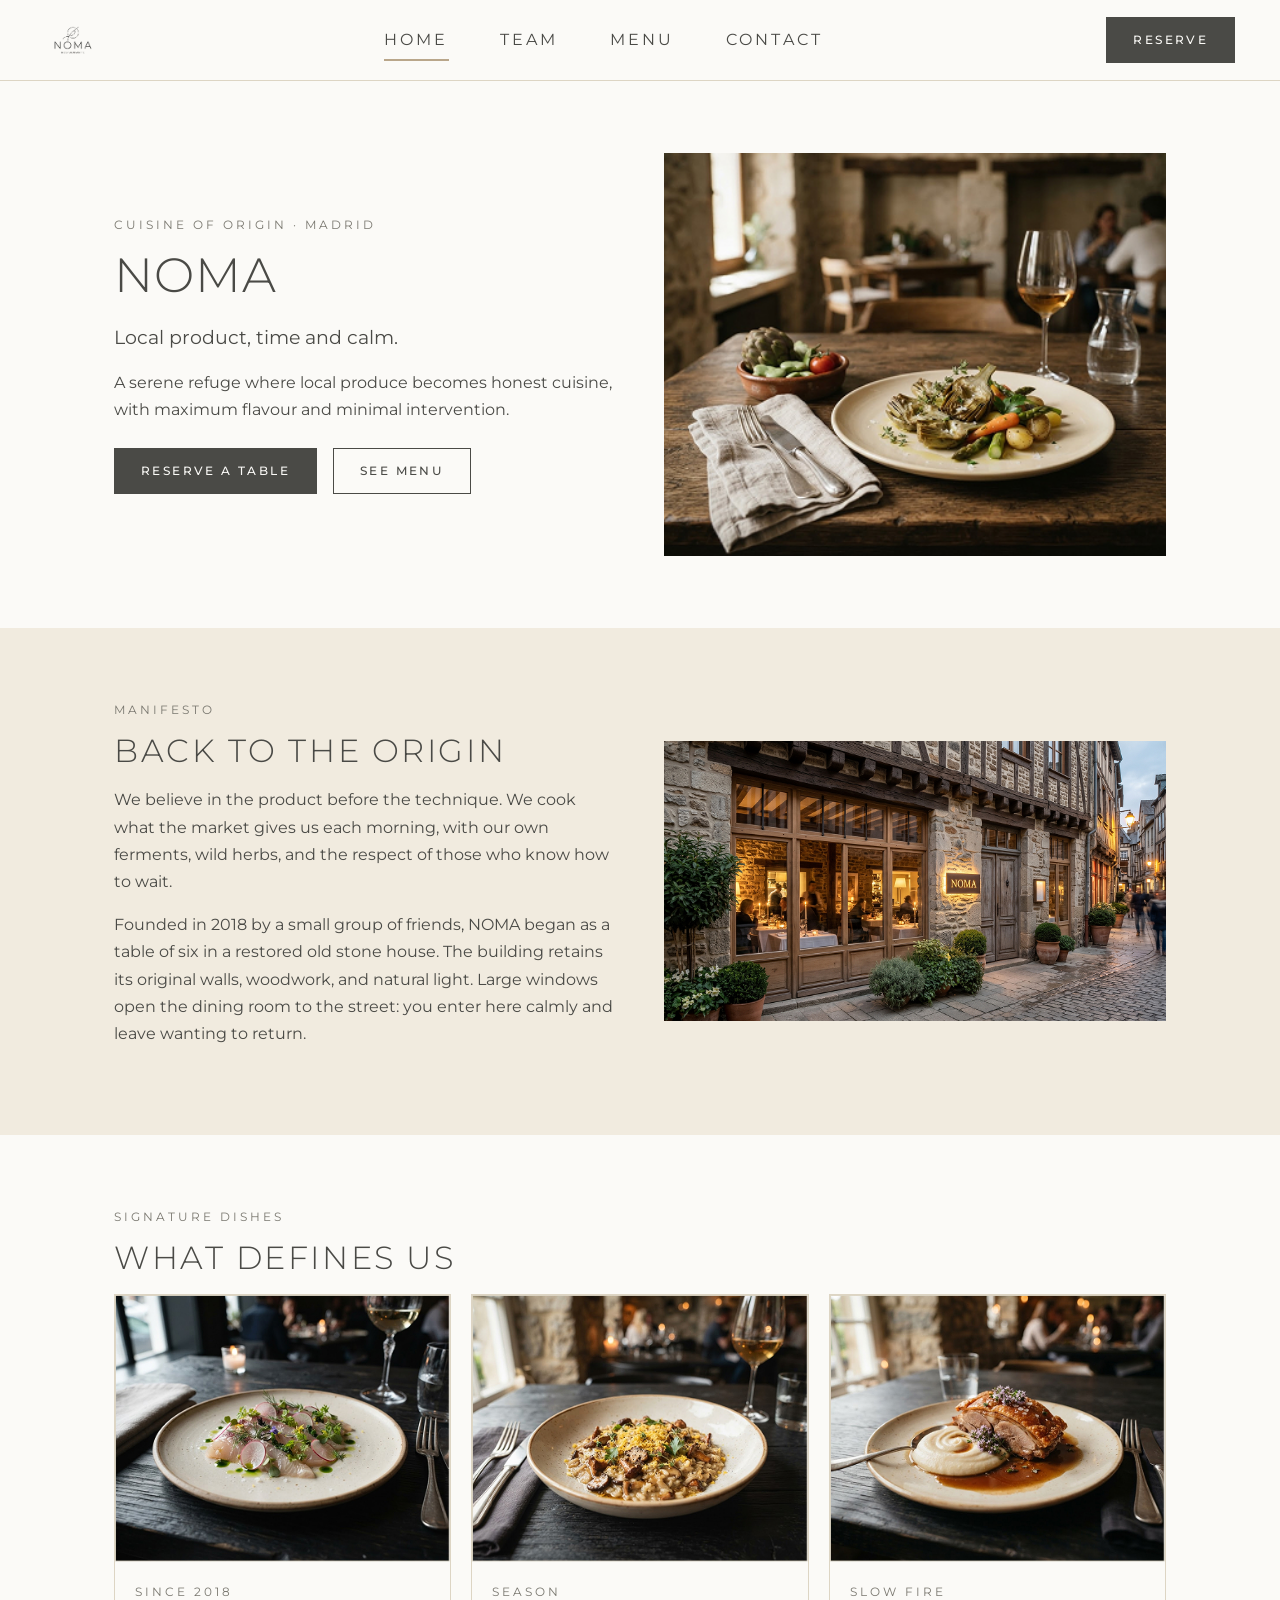
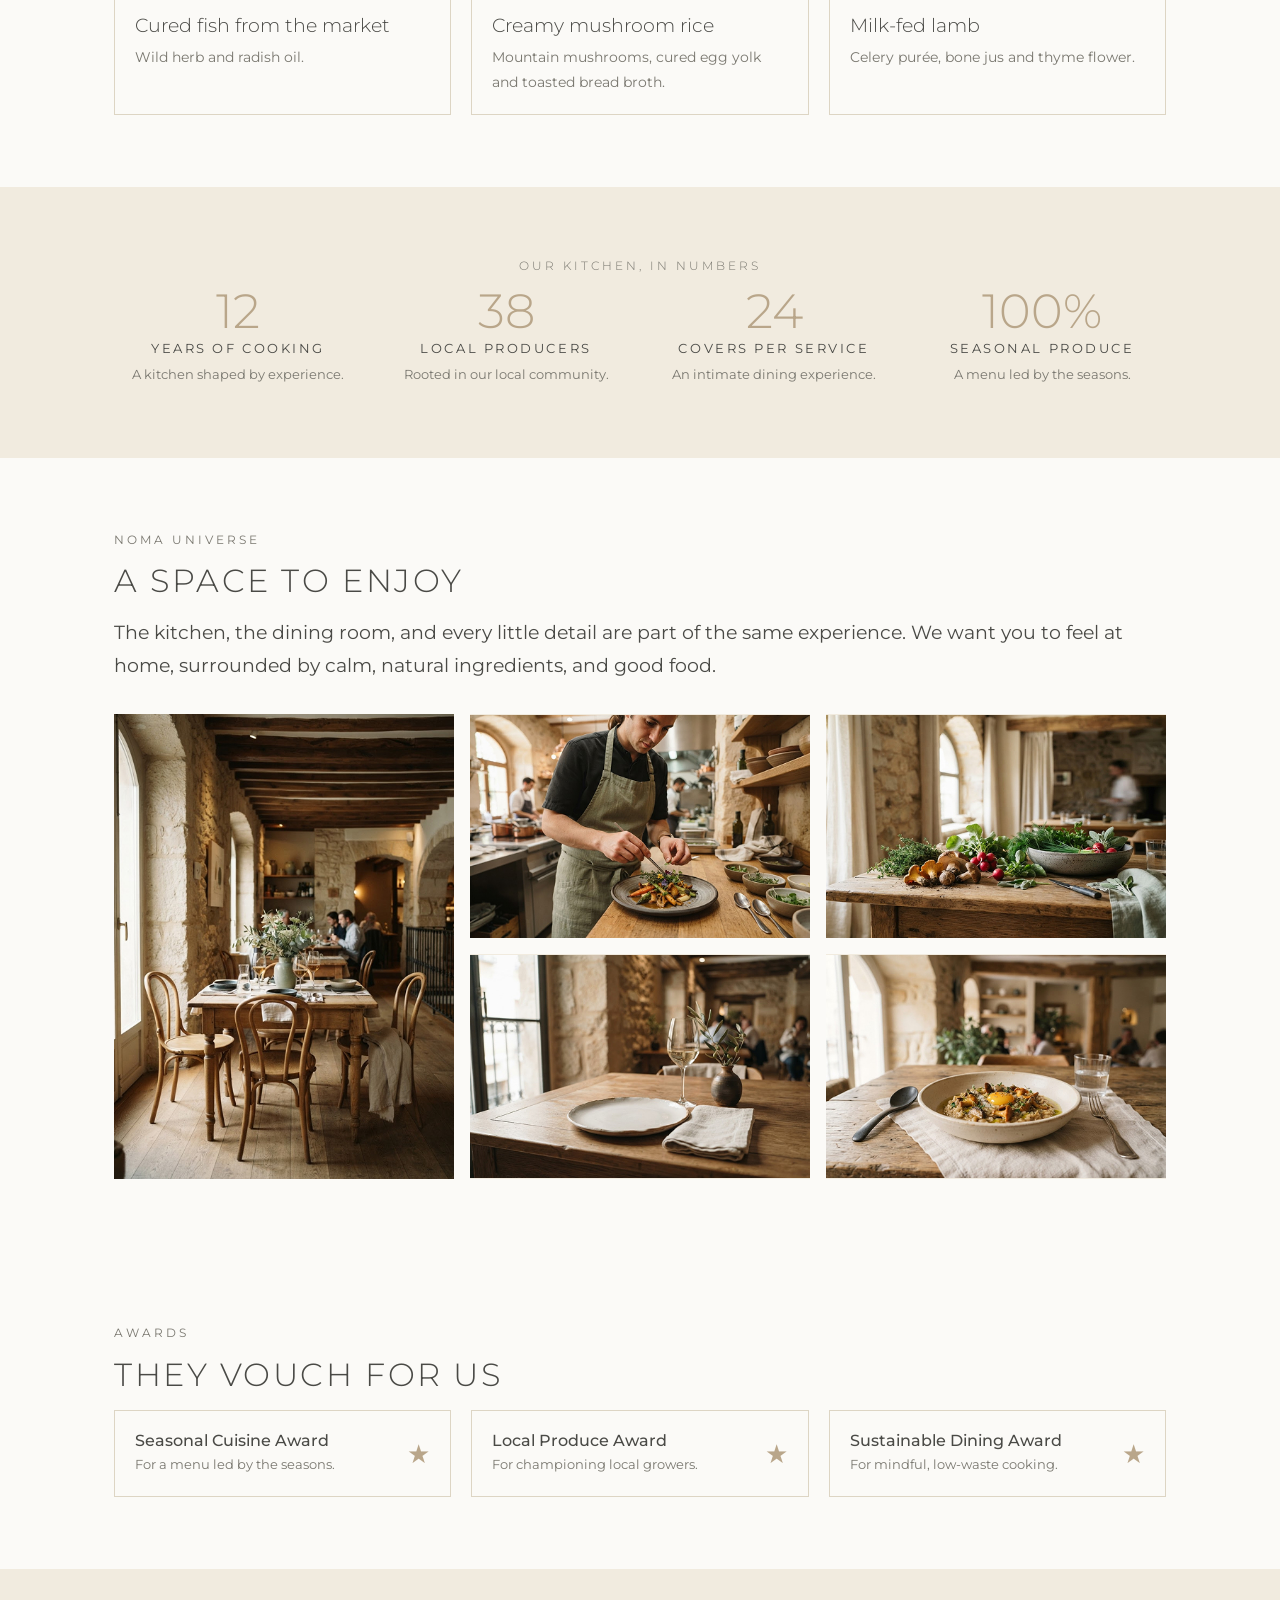
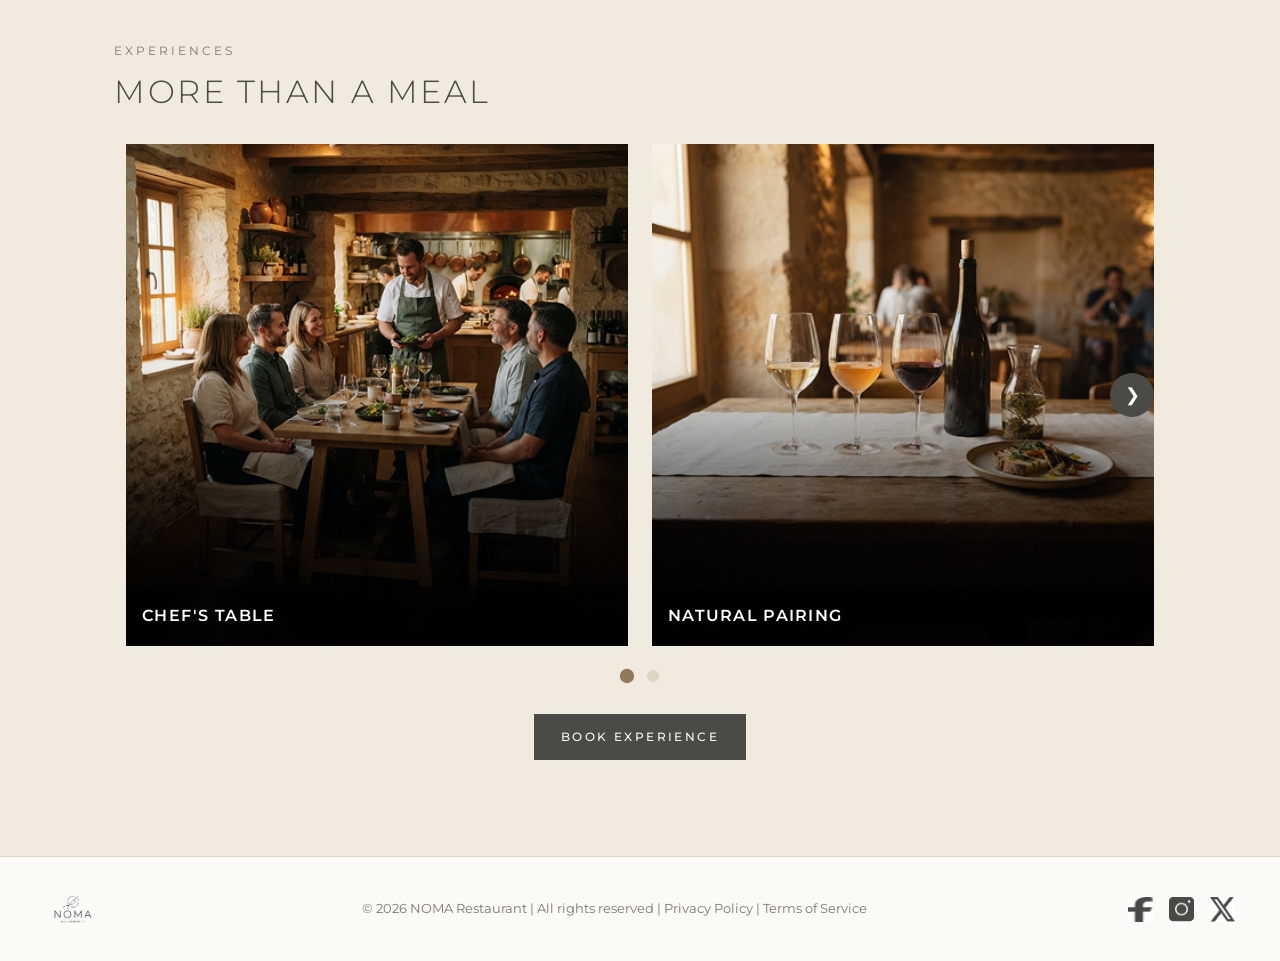
<file: index.html>
<!DOCTYPE html>
<html lang="en">

<head>
  <meta charset="utf-8">
  <meta name="viewport" content="width=device-width, initial-scale=1">
  <title>Home | NOMA Restaurant</title>
  <meta name="description" content="NOMA, honest market cuisine in the heart of Madrid.">
  <link href="https://fonts.googleapis.com/css2?family=Montserrat:wght@300;400;500;600&display=swap" rel="stylesheet">
  <link rel="stylesheet" href="styles/style.css">
  <link rel="stylesheet" href="styles/home.css">
</head>

<body>
  <header class="header">
    <div class="container">
      <a class="logo" href="index.html"><img src="img/logo-sin-fondo.jpg" alt="NOMA Restaurante, home"></a>
      <nav class="primary-nav" id="primary-navigation" aria-label="Primary">
        <ul class="primary-nav__list">
          <li><a href="index.html" class="nav-link" data-replace="Home" aria-current="page"><span>Home</span></a></li>
          <li><a href="team.html" class="nav-link" data-replace="Team"><span>Team</span></a></li>
          <li><a href="menu.html" class="nav-link" data-replace="Menu"><span>Menu</span></a></li>
          <li><a href="contact.html" class="nav-link" data-replace="Contact"><span>Contact</span></a></li>
        </ul>
        <p class="primary-nav__meta">Cuisine of origin · Madrid</p>
      </nav>
      <a class="btn" href="contact.html#reserve">Reserve</a>
      <!-- Menú hamburguesa sin
         "#primary-navigation" es el estado abierto (:target) y para cerrar
          cambiaa el :target sin hacer scroll -->
      <a class="burger burger-open" href="#primary-navigation" aria-label="Open menu"
        aria-controls="primary-navigation"></a>
      <a class="burger burger-close" href="#cerrar" aria-label="Close menu"></a>
      <a class="menu-backdrop" href="#cerrar" aria-hidden="true"></a>
    </div>
  </header>
  <main id="main-content">
    <section class="section">
      <div class="container cols">
        <div>
          <span class="eyebrow">Cuisine of origin · Madrid</span>
          <h1>NOMA</h1>
          <p class="lead">Local product, time and calm.</p>
          <p>A serene refuge where local produce becomes honest cuisine, with maximum flavour and minimal intervention.
          </p>
          <div class="btn-row">
            <a class="btn" href="contact.html#reserve">Reserve a table</a>
            <a class="btn btn-outline" href="menu.html">See menu</a>
          </div>
        </div>
        <img src="img/img-home1.jpg"
          alt="Seasonal dish with fresh vegetables served on a stoneware plate next to a glass of wine">
      </div>
    </section>

    <section class="section band">
      <div class="container cols">
        <div>
          <span class="eyebrow">Manifesto</span>
          <h2>Back to the origin</h2>
          <p>We believe in the product before the technique. We cook what the market gives us each morning, with our own
            ferments, wild herbs, and the respect of those who know how to wait.</p>
          <p>Founded in 2018 by a small group of friends, NOMA began as a table of six in a restored old stone house.
            The building retains its original walls, woodwork, and natural light. Large windows open the dining room to
            the street: you enter here calmly and leave wanting to return.</p>
        </div>
        <img src="img/edificio-fuera.jpg"
          alt="Stone facade of the NOMA restaurant with large illuminated windows on a quiet street at dusk">
      </div>
    </section>

    <section class="section">
      <div class="container">
        <span class="eyebrow">Signature dishes</span>
        <h2>What defines us</h2>
        <ul class="cards">
          <li class="card"><img src="img/plato1_home.jpg" alt="Cured fish with wild herb oil and radish">
            <div class="card-body"><span class="eyebrow">Since 2018</span>
              <h3>Cured fish from the market</h3>
              <p>Wild herb and radish oil.</p>
            </div>
          </li>
          <li class="card"><img src="img/plato2_home.jpg" alt="Creamy mushroom rice topped with cured egg yolk">
            <div class="card-body"><span class="eyebrow">Season</span>
              <h3>Creamy mushroom rice</h3>
              <p>Mountain mushrooms, cured egg yolk and toasted bread broth.</p>
            </div>
          </li>
          <li class="card"><img src="img/plato3_home.jpg" alt="Milk-fed lamb with celery purée and bone jus">
            <div class="card-body"><span class="eyebrow">Slow fire</span>
              <h3>Milk-fed lamb</h3>
              <p>Celery purée, bone jus and thyme flower.</p>
            </div>
          </li>
        </ul>
      </div>
    </section>

    <section class="section band">
      <div class="container">
        <h2 class="eyebrow center">Our kitchen, in numbers</h2>
        <div class="stats">
          <div><strong>12</strong><span class="label">Years of cooking</span>
            <p>A kitchen shaped by experience.</p>
          </div>
          <div><strong>38</strong><span class="label">Local producers</span>
            <p>Rooted in our local community.</p>
          </div>
          <div><strong>24</strong><span class="label">Covers per service</span>
            <p>An intimate dining experience.</p>
          </div>
          <div><strong>100%</strong><span class="label">Seasonal produce</span>
            <p>A menu led by the seasons.</p>
          </div>
        </div>
      </div>
    </section>

    <section class="section">
      <div class="container">
        <span class="eyebrow">NOMA universe</span>
        <h2>A space to enjoy</h2>
        <p class="lead">The kitchen, the dining room, and every little detail are part of the same experience. We want
          you to feel at home, surrounded by calm, natural ingredients, and good food.</p>
        <div class="gallery">
          <figure class="tall"><img src="img/galeria1_home.jpg"
              alt="Dining room with wooden tables and chairs beside a tall stone-framed window">
            <figcaption>The dining room</figcaption>
          </figure>
          <figure><img src="img/galeria2_home.jpg" alt="Chef plating a dish in the open kitchen">
            <figcaption>The open kitchen</figcaption>
          </figure>
          <figure><img src="img/galeria4_home.jpg" alt="Wooden table with fresh seasonal vegetables">
            <figcaption>Seasonal vegetables</figcaption>
          </figure>
          <figure><img src="img/galeria3_home.jpg" alt="Empty ceramic plate on a linen-covered table by the window">
            <figcaption>Linen and stoneware</figcaption>
          </figure>
          <figure><img src="img/galeria5_home.jpg" alt="Bowl of rice with mushrooms and a wooden spoon">
            <figcaption>Mushroom rice</figcaption>
          </figure>
        </div>
      </div>
    </section>

    <section class="section">
      <div class="container">
        <span class="eyebrow">Awards</span>
        <h2>They vouch for us</h2>
        <ul class="cards">
          <li class="award">
            <div>
              <h3>Seasonal Cuisine Award</h3>
              <p>For a menu led by the seasons.</p>
            </div><span class="star">★</span>
          </li>
          <li class="award">
            <div>
              <h3>Local Produce Award</h3>
              <p>For championing local growers.</p>
            </div><span class="star">★</span>
          </li>
          <li class="award">
            <div>
              <h3>Sustainable Dining Award</h3>
              <p>For mindful, low-waste cooking.</p>
            </div><span class="star">★</span>
          </li>
        </ul>
      </div>
    </section>

    <section class="section band">
      <div class="container">
        <span class="eyebrow">Experiences</span>
        <h2>More than a meal</h2>
        <div class="carousel" role="group" aria-roledescription="carousel" aria-label="Experiences">
          <!--  s1 = 1-2 | s2 = 2-3 en  movil sera s1, s2 y s3 = una card cada vez -->
          <input type="radio" name="slide" id="s1" checked aria-label="Show experiences 1 and 2">
          <input type="radio" name="slide" id="s2" aria-label="Show experiences 2 and 3">
          <input type="radio" name="slide" id="s3" aria-label="Show experience 3">

          <div class="carousel__stage">
            <!-- ventana q recorta la cinta del carrusel -->
            <div class="carousel__viewport">
              <ul class="carousel__track">
                <li class="carousel__slide">
                  <figure class="experience"><img src="img/experiencia1_home.jpg"
                      alt="Guests seated at the chef's table next to the kitchen">
                    <figcaption><strong>Chef's Table</strong>
                      <p>Six diners next to the kitchen, with the chef explaining each course.</p>
                    </figcaption>
                  </figure>
                </li>
                <li class="carousel__slide">
                  <figure class="experience"><img src="img/experiencia2_home.jpg"
                      alt="Glasses of natural wine on a set table">
                    <figcaption><strong>Natural pairing</strong>
                      <p>Minimal-intervention wines and house ferments.</p>
                    </figcaption>
                  </figure>
                </li>
                <li class="carousel__slide">
                  <figure class="experience"><img src="img/experiencia3_home.jpg"
                      alt="Long table set for a private celebration in the dining room">
                    <figcaption><strong>Private dining</strong>
                      <p>The complete dining room for celebrations of up to 24 people.</p>
                    </figcaption>
                  </figure>
                </li>
              </ul>
            </div>

            <!-- fechas del carrusel, cada una marca el radio destino -->
            <label class="arrow prev p2" for="s1" aria-hidden="true">&#10094;</label>
            <label class="arrow prev p3" for="s2" aria-hidden="true">&#10094;</label>
            <label class="arrow next n1" for="s2" aria-hidden="true">&#10095;</label>
            <label class="arrow next n2" for="s3" aria-hidden="true">&#10095;</label>
          </div>

          <!-- 4) PUNTOS -->
          <div class="carousel__dots">
            <label for="s1"></label>
            <label for="s2"></label>
            <label for="s3"></label>
          </div>
        </div>
        <p class="btn-wrap"><a class="btn" href="contact.html#reserve">Book experience</a></p>
      </div>
    </section>
  </main>
  <footer class="footer">
    <div class="container">
      <a class="logo" href="index.html"><img src="img/logo-sin-fondo.jpg" alt="NOMA Restaurante, home"></a>
      <p>&copy; 2026 NOMA Restaurant | All rights reserved | <a href="#">Privacy Policy</a> | <a href="#">Terms of
          Service</a></p>
      <ul>
        <li><a href="#"><img src="img/img_facebook.jpg" alt="Facebook"></a></li>
        <li><a href="#"><img src="img/img_instragram.jpg" alt="Instagram"></a></li>
        <li><a href="#"><img src="img/img_x.jpg" alt="X"></a></li>
      </ul>
    </div>
  </footer>
</body>

</html>
</file>
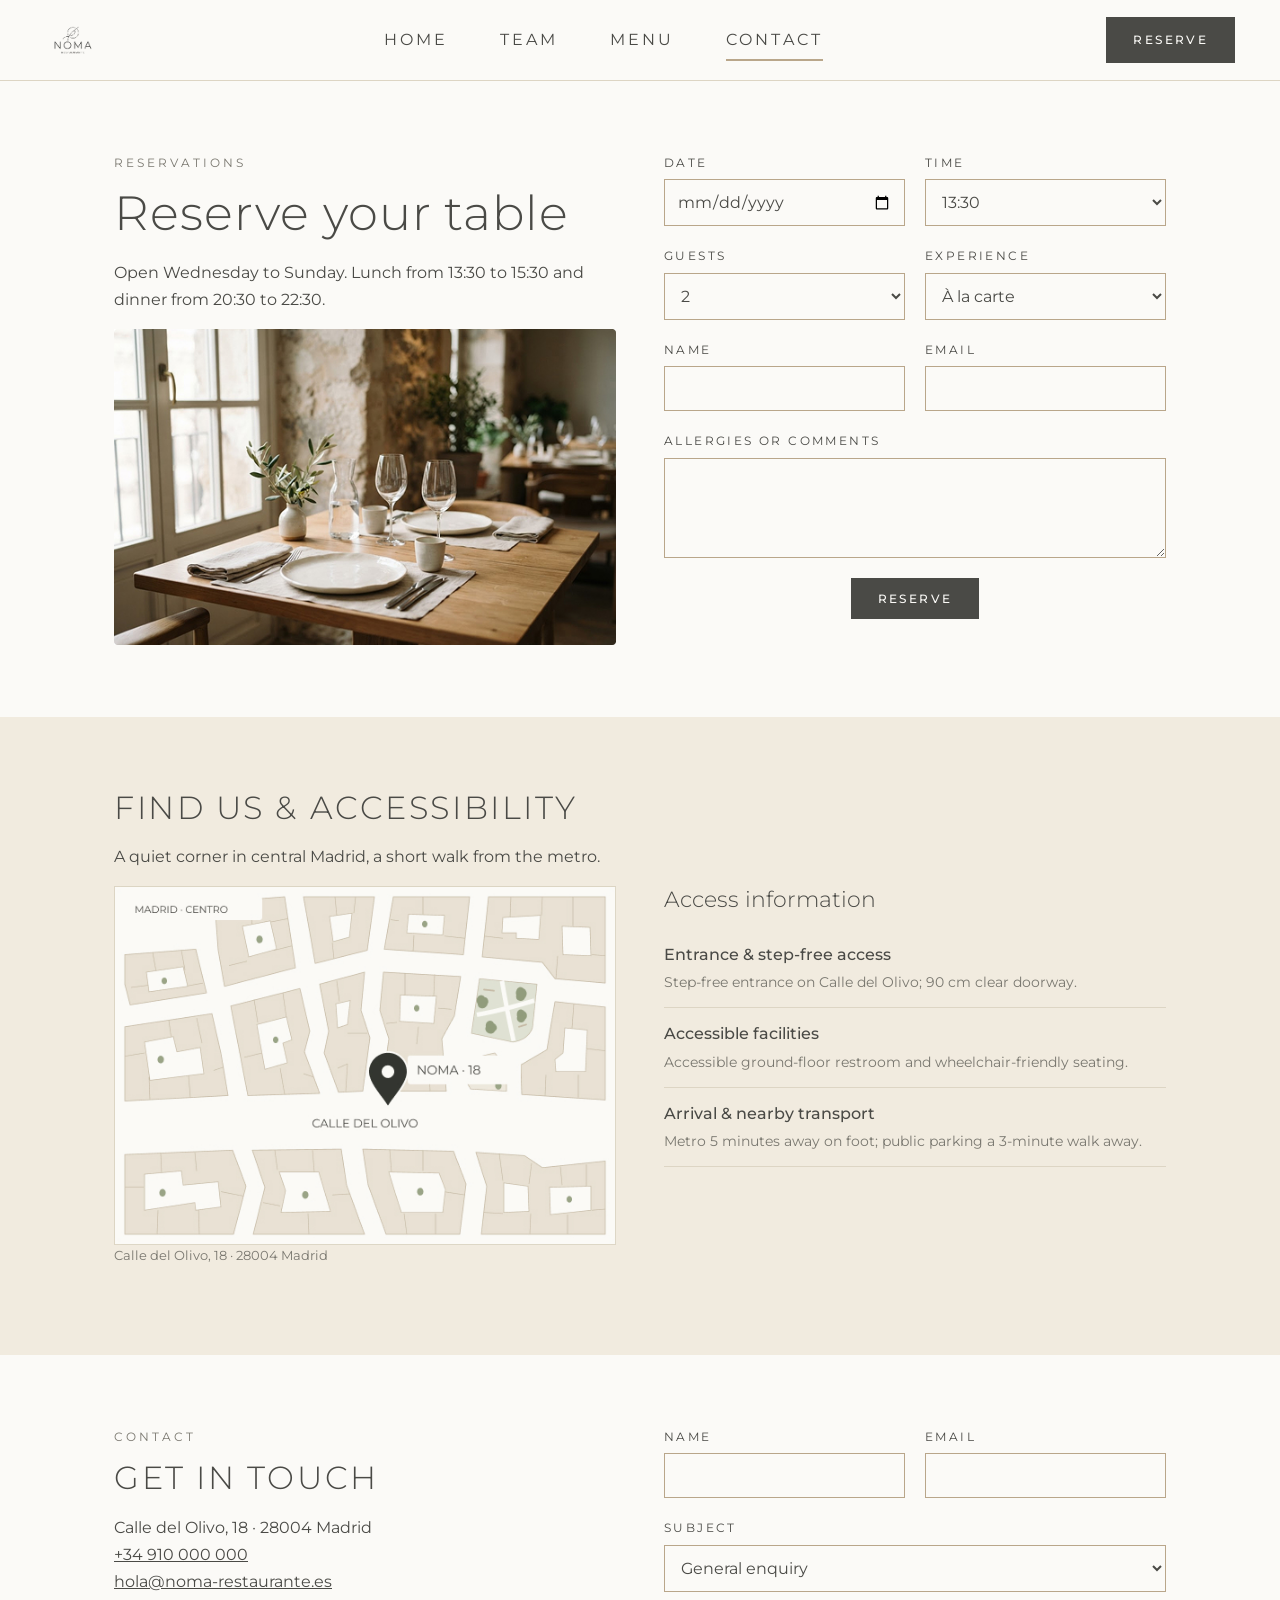
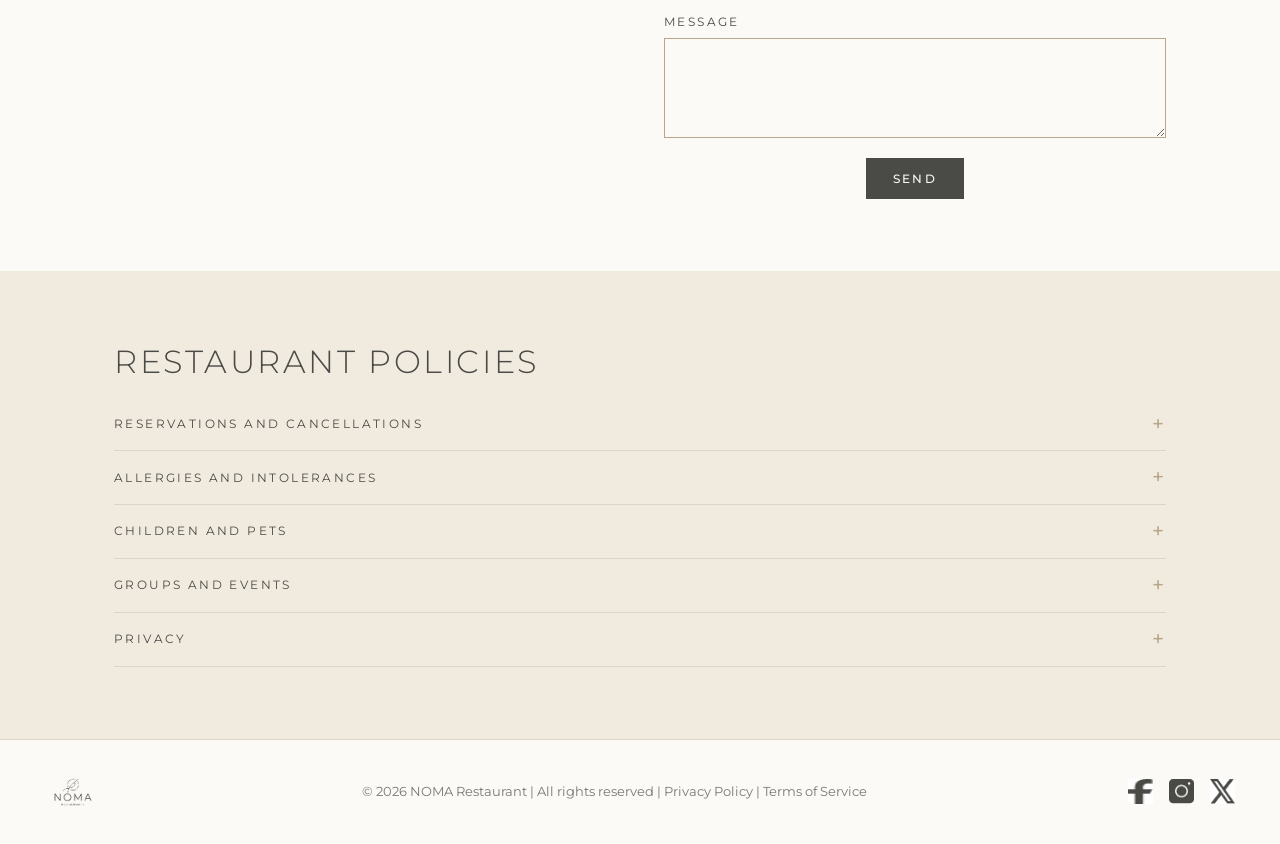
<file: contact.html>
<!DOCTYPE html>
<html lang="en">
<head>
<meta charset="utf-8">
<meta name="viewport" content="width=device-width, initial-scale=1">
<title>Contact | NOMA Restaurant</title>
<meta name="description" content="Reserve a table at NOMA and find our address, access and policies.">
<link href="https://fonts.googleapis.com/css2?family=Montserrat:wght@300;400;500;600&display=swap" rel="stylesheet">
<link rel="stylesheet" href="styles/style.css">
<link rel="stylesheet" href="styles/contact.css">
</head>
<body>
<header class="header">
  <div class="container">
    <a class="logo" href="index.html"><img src="img/logo-sin-fondo.jpg" alt="NOMA Restaurante, home"></a>
    <nav class="primary-nav" id="primary-navigation" aria-label="Primary">
      <ul class="primary-nav__list">
        <li><a href="index.html" class="nav-link" data-replace="Home"><span>Home</span></a></li>
        <li><a href="team.html" class="nav-link" data-replace="Team"><span>Team</span></a></li>
        <li><a href="menu.html" class="nav-link" data-replace="Menu"><span>Menu</span></a></li>
        <li><a href="contact.html" class="nav-link" data-replace="Contact" aria-current="page"><span>Contact</span></a></li>
      </ul>
      <p class="primary-nav__meta">Cuisine of origin · Madrid</p>
    </nav>
    <a class="btn" href="contact.html#reserve">Reserve</a>
    <!-- Menú hamburguesa sin
         "#primary-navigation" es el estado abierto (:target) y para cerrar
          cambiaa el :target sin hacer scroll -->
    <a class="burger burger-open" href="#primary-navigation" aria-label="Open menu" aria-controls="primary-navigation"></a>
    <a class="burger burger-close" href="#cerrar" aria-label="Close menu"></a>
    <a class="menu-backdrop" href="#cerrar" aria-hidden="true"></a>
  </div>
</header>
<main id="main-content">
<section class="section" id="reserve">
  <div class="container cols top">
    <div>
      <span class="eyebrow">Reservations</span>
      <h1>Reserve your table</h1>
      <p>Open Wednesday to Sunday. Lunch from 13:30 to 15:30 and dinner from 20:30 to 22:30.</p>
      <img src="img/img1_contact.jpg" alt="Table set for two next to a sunlit window">
    </div>
    <form class="form" action="#" method="post">
      <div><label for="date">Date</label><input type="date" id="date" name="date" required></div>
      <div><label for="time">Time</label>
        <select id="time" name="time" required>
          <option>13:30</option><option>14:00</option><option>14:30</option><option>15:00</option><option>15:30</option>
          <option>20:30</option><option>21:00</option><option>21:30</option><option>22:00</option><option>22:30</option>
        </select></div>
      <div><label for="guests">Guests</label>
        <select id="guests" name="guests" required>
          <option>1</option><option selected>2</option><option>3</option><option>4</option><option>5</option><option>6</option><option>7</option>
        </select></div>
      <div><label for="experience">Experience</label>
        <select id="experience" name="experience">
          <option>À la carte</option><option>Origin Menu (5 courses)</option><option>Market Menu (9 courses)</option><option>Chef's Table</option>
        </select></div>
      <div><label for="r-name">Name</label><input type="text" id="r-name" name="name" required></div>
      <div><label for="r-email">Email</label><input type="email" id="r-email" name="email" required></div>
      <div class="full"><label for="comments">Allergies or comments</label><textarea id="comments" name="comments"></textarea></div>
      <button class="btn" type="submit">Reserve</button>
    </form>
  </div>
</section>

<section class="section band">
  <div class="container">
    <h2>Find us & accessibility</h2>
    <p>A quiet corner in central Madrid, a short walk from the metro.</p>
    <div class="cols top">
      <div>
        <img class="map" src="img/mapa_contact.jpg" alt="Map of central Madrid with NOMA marked on Calle del Olivo">
        <p class="small">Calle del Olivo, 18 · 28004 Madrid</p>
      </div>
      <div>
        <h3>Access information</h3>
        <ul class="list">
          <li><strong>Entrance & step-free access</strong><span>Step-free entrance on Calle del Olivo; 90 cm clear doorway.</span></li>
          <li><strong>Accessible facilities</strong><span>Accessible ground-floor restroom and wheelchair-friendly seating.</span></li>
          <li><strong>Arrival & nearby transport</strong><span>Metro 5 minutes away on foot; public parking a 3-minute walk away.</span></li>
        </ul>
      </div>
    </div>
  </div>
</section>

<section class="section">
  <div class="container cols top">
    <div>
      <span class="eyebrow">Contact</span>
      <h2>Get in touch</h2>
      <address>
        Calle del Olivo, 18 · 28004 Madrid<br>
        <a href="tel:+34910000000">+34 910 000 000</a><br>
        <a href="mailto:hola@noma-restaurante.es">hola@noma-restaurante.es</a>
      </address>
    </div>
    <form class="form" action="#" method="post">
      <div><label for="c-name">Name</label><input type="text" id="c-name" name="name" required></div>
      <div><label for="c-email">Email</label><input type="email" id="c-email" name="email" required></div>
      <div class="full"><label for="subject">Subject</label>
        <select id="subject" name="subject"><option>General enquiry</option><option>Private dining</option><option>Groups and events</option><option>Press</option></select></div>
      <div class="full"><label for="message">Message</label><textarea id="message" name="message" required></textarea></div>
      <button class="btn" type="submit">Send</button>
    </form>
  </div>
</section>

<section class="section band">
  <div class="container">
    <h2>Restaurant policies</h2>
    <details name="policy"><summary>Reservations and cancellations</summary><p>Free cancellation up to 48 hours in advance. After that, a €30 fee per guest applies to tasting menus. We hold your table for 15 minutes.</p></details>
    <details name="policy"><summary>Allergies and intolerances</summary><p>Tell us when booking. We adapt menus with 48 hours' notice; we cannot guarantee the absence of allergen traces.</p></details>
    <details name="policy"><summary>Children and pets</summary><p>Children are welcome; high chairs are available. Small dogs are welcome on the terrace.</p></details>
    <details name="policy"><summary>Groups and events</summary><p>For groups of more than 7, please contact us directly to arrange a set menu.</p></details>
    <details name="policy"><summary>Privacy</summary><p>We use your data only to manage your booking or enquiry, in accordance with the GDPR. To exercise your rights, email <a href="mailto:hola@noma-restaurante.es">hola@noma-restaurante.es</a></p></details>
  </div>
</section>
</main>
<footer class="footer">
  <div class="container">
    <a class="logo" href="index.html"><img src="img/logo-sin-fondo.jpg" alt="NOMA Restaurante, home"></a>
    <p>&copy; 2026 NOMA Restaurant | All rights reserved | <a href="#">Privacy Policy</a> | <a href="#">Terms of Service</a></p>
    <ul>
      <li><a href="#"><img src="img/img_facebook.jpg" alt="Facebook"></a></li>
      <li><a href="#"><img src="img/img_instragram.jpg" alt="Instagram"></a></li>
      <li><a href="#"><img src="img/img_x.jpg" alt="X"></a></li>
    </ul>
  </div>
</footer>
</body>
</html>
</file>
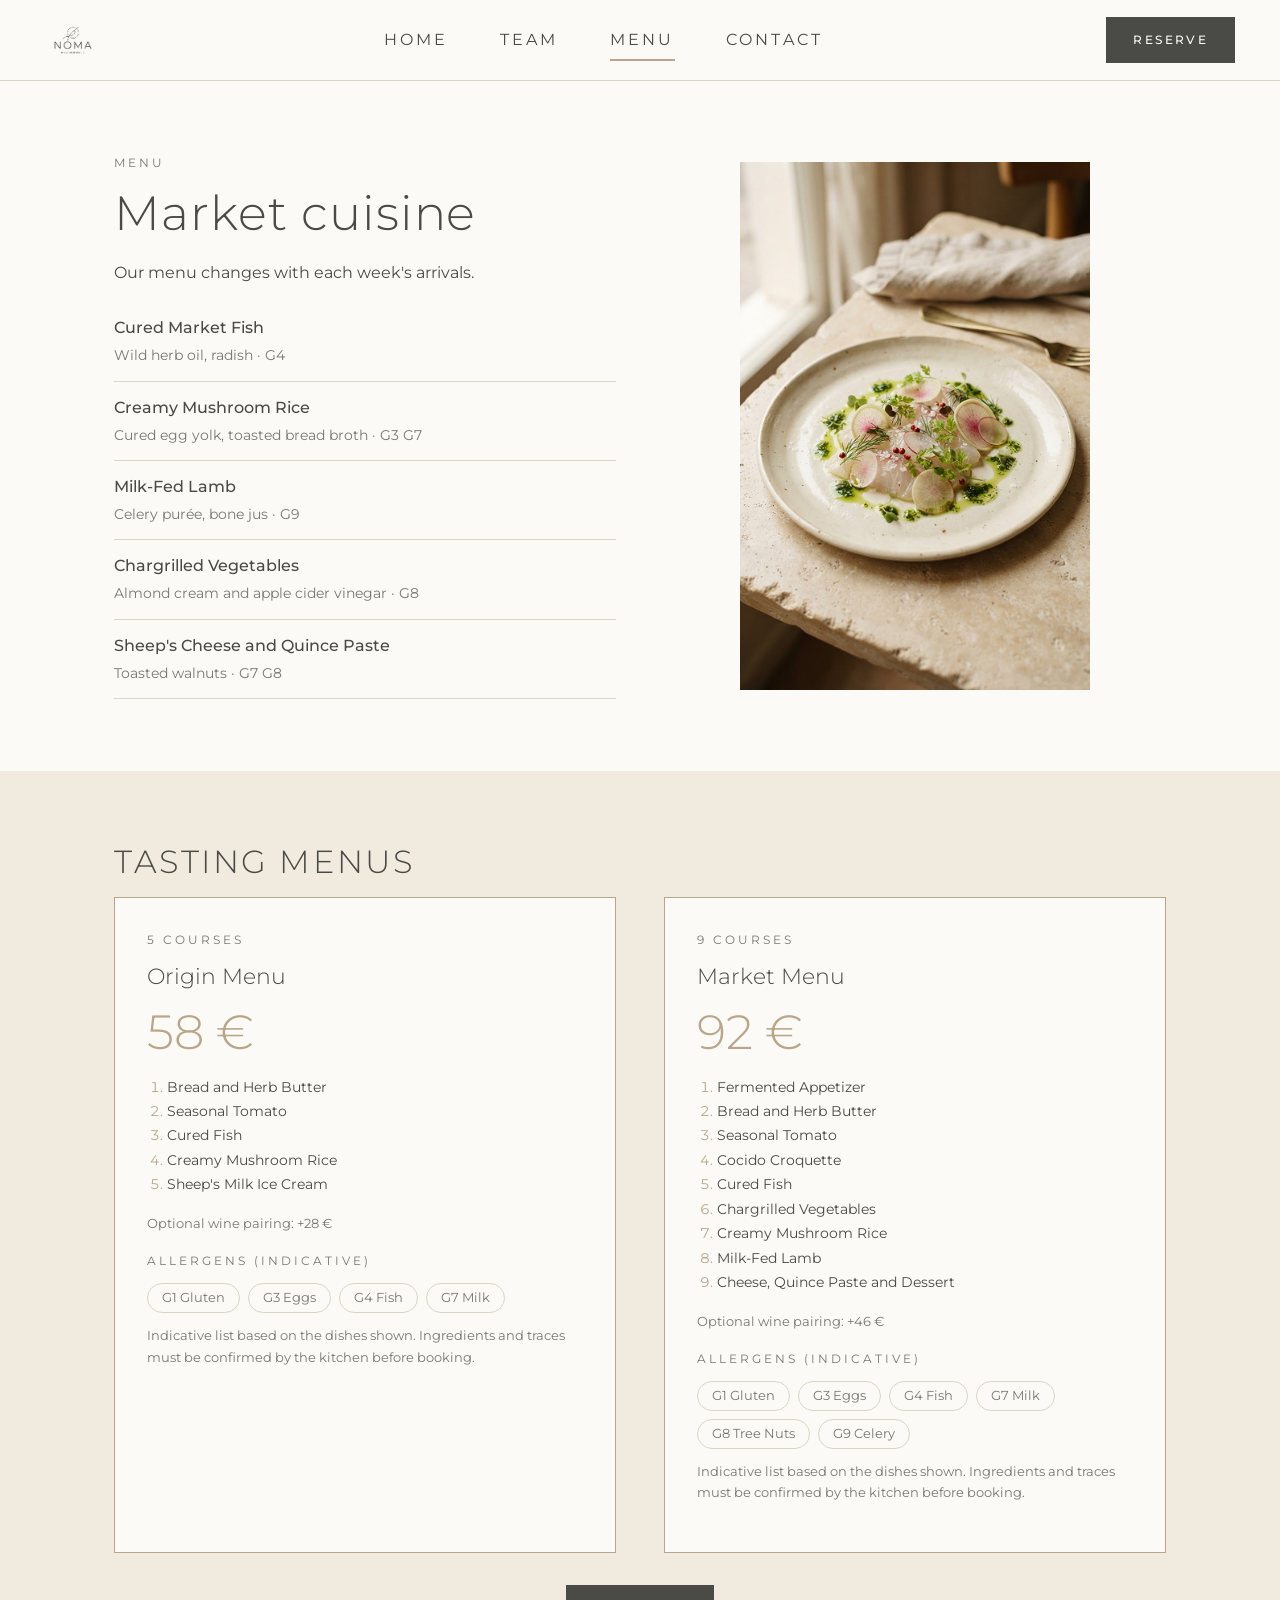
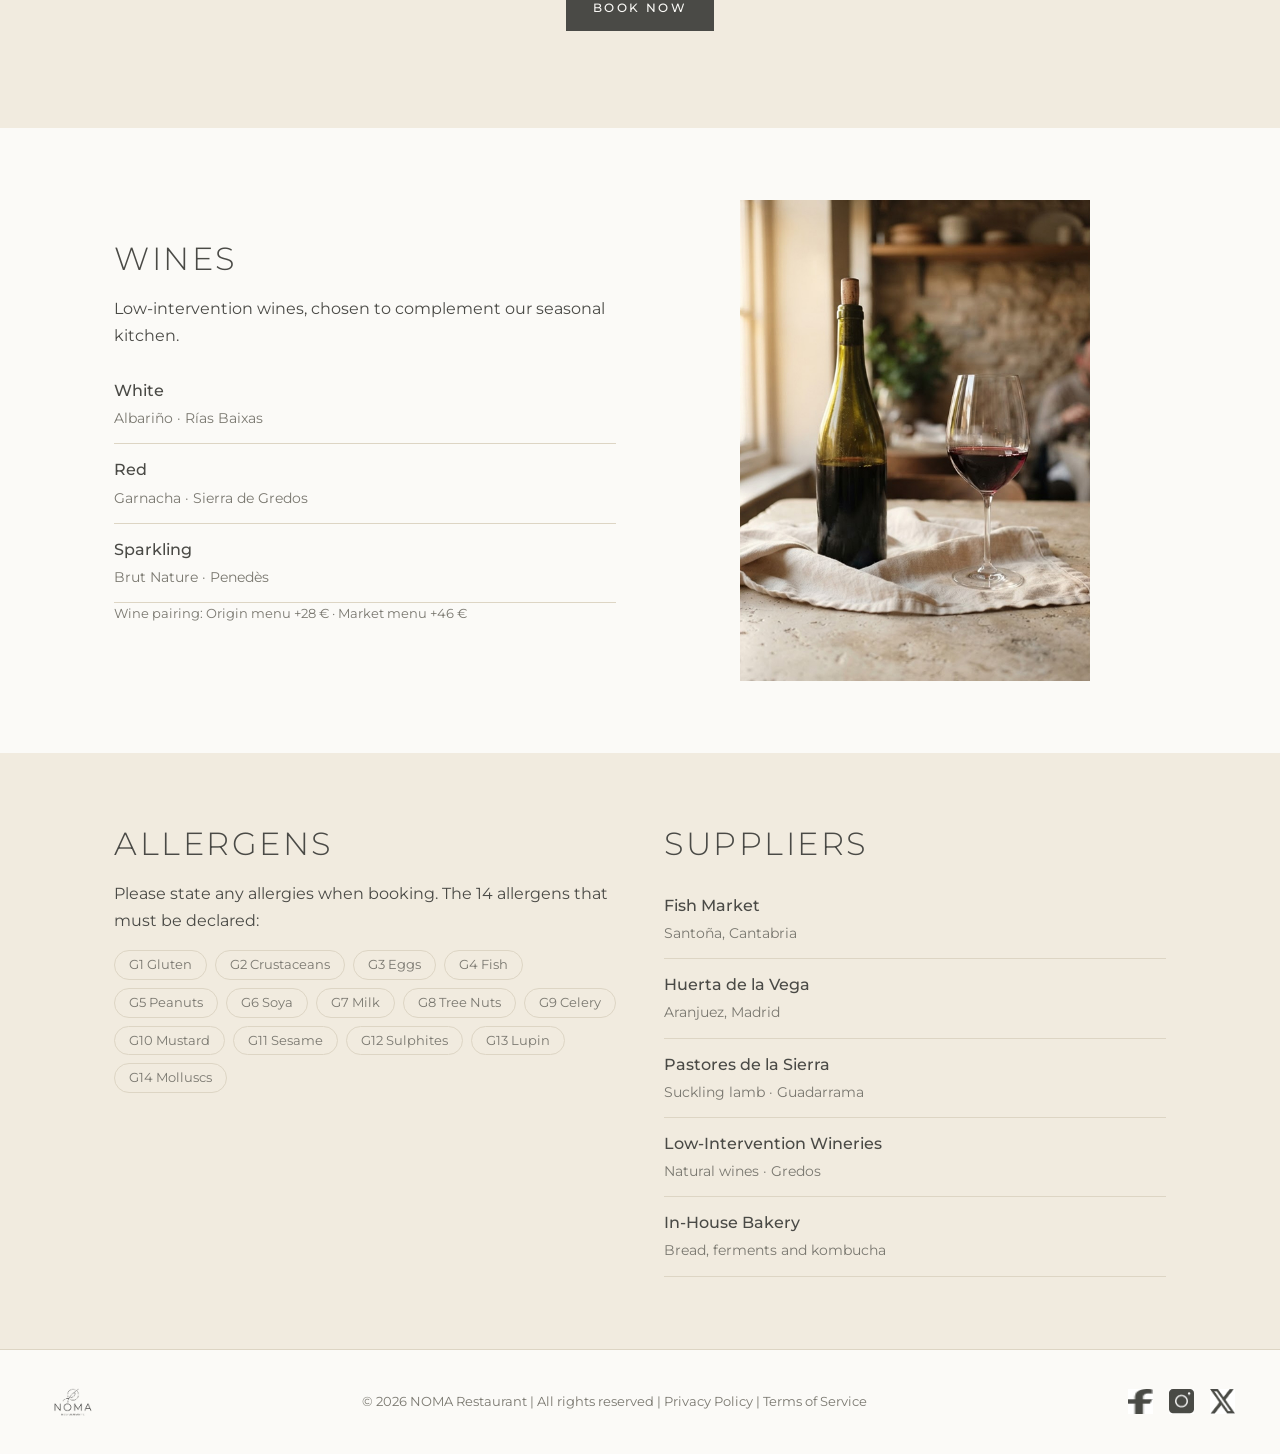
<file: menu.html>
<!DOCTYPE html>
<html lang="en">
<head>
<meta charset="utf-8">
<meta name="viewport" content="width=device-width, initial-scale=1">
<title>Menu | NOMA Restaurant</title>
<meta name="description" content="Market cuisine, tasting menus, wines and allergens at NOMA.">
<link href="https://fonts.googleapis.com/css2?family=Montserrat:wght@300;400;500;600&display=swap" rel="stylesheet">
<link rel="stylesheet" href="styles/style.css">
<link rel="stylesheet" href="styles/menu.css">
</head>
<body>
<header class="header">
  <div class="container">
    <a class="logo" href="index.html"><img src="img/logo-sin-fondo.jpg" alt="NOMA Restaurante, home"></a>
    <nav class="primary-nav" id="primary-navigation" aria-label="Primary">
      <ul class="primary-nav__list">
        <li><a href="index.html" class="nav-link" data-replace="Home"><span>Home</span></a></li>
        <li><a href="team.html" class="nav-link" data-replace="Team"><span>Team</span></a></li>
        <li><a href="menu.html" class="nav-link" data-replace="Menu" aria-current="page"><span>Menu</span></a></li>
        <li><a href="contact.html" class="nav-link" data-replace="Contact"><span>Contact</span></a></li>
      </ul>
      <p class="primary-nav__meta">Cuisine of origin · Madrid</p>
    </nav>
    <a class="btn" href="contact.html#reserve">Reserve</a>
    <!-- Menú hamburguesa sin JavaScript (mismo sistema que el ejercicio de diseño web):
         "#primary-navigation" es el estado abierto (:target) y "#cerrar" no existe
         en la página, así que cambia el :target sin hacer scroll. -->
    <a class="burger burger-open" href="#primary-navigation" aria-label="Open menu" aria-controls="primary-navigation"></a>
    <a class="burger burger-close" href="#cerrar" aria-label="Close menu"></a>
    <a class="menu-backdrop" href="#cerrar" aria-hidden="true"></a>
  </div>
</header>
<main id="main-content">
<section class="section">
  <div class="container cols">
    <div>
      <span class="eyebrow">Menu</span>
      <h1>Market cuisine</h1>
      <p>Our menu changes with each week's arrivals.</p>
      <ul class="list">
        <li><strong>Cured Market Fish</strong><span>Wild herb oil, radish · G4</span></li>
        <li><strong>Creamy Mushroom Rice</strong><span>Cured egg yolk, toasted bread broth · G3 G7</span></li>
        <li><strong>Milk-Fed Lamb</strong><span>Celery purée, bone jus · G9</span></li>
        <li><strong>Chargrilled Vegetables</strong><span>Almond cream and apple cider vinegar · G8</span></li>
        <li><strong>Sheep's Cheese and Quince Paste</strong><span>Toasted walnuts · G7 G8</span></li>
      </ul>
    </div>
    <img class="portrait" src="img/img_menu1.jpg" alt="Cured market fish with wild herb oil on a white plate">
  </div>
</section>

<section class="section band">
  <div class="container">
    <h2>Tasting menus</h2>
    <div class="tasting">
      <article>
        <span class="eyebrow">5 courses</span>
        <h3>Origin Menu</h3>
        <p class="price">58 €</p>
        <ol class="courses"><li>Bread and Herb Butter</li><li>Seasonal Tomato</li><li>Cured Fish</li><li>Creamy Mushroom Rice</li><li>Sheep's Milk Ice Cream</li></ol>
        <p class="small">Optional wine pairing: +28 €</p>
        <p class="eyebrow">Allergens (indicative)</p>
        <ul class="chips"><li>G1 Gluten</li><li>G3 Eggs</li><li>G4 Fish</li><li>G7 Milk</li></ul>
        <p class="small">Indicative list based on the dishes shown. Ingredients and traces must be confirmed by the kitchen before booking.</p>
      </article>
      <article>
        <span class="eyebrow">9 courses</span>
        <h3>Market Menu</h3>
        <p class="price">92 €</p>
        <ol class="courses"><li>Fermented Appetizer</li><li>Bread and Herb Butter</li><li>Seasonal Tomato</li><li>Cocido Croquette</li><li>Cured Fish</li><li>Chargrilled Vegetables</li><li>Creamy Mushroom Rice</li><li>Milk-Fed Lamb</li><li>Cheese, Quince Paste and Dessert</li></ol>
        <p class="small">Optional wine pairing: +46 €</p>
        <p class="eyebrow">Allergens (indicative)</p>
        <ul class="chips"><li>G1 Gluten</li><li>G3 Eggs</li><li>G4 Fish</li><li>G7 Milk</li><li>G8 Tree Nuts</li><li>G9 Celery</li></ul>
        <p class="small">Indicative list based on the dishes shown. Ingredients and traces must be confirmed by the kitchen before booking.</p>
      </article>
    </div>
    <p class="btn-wrap"><a class="btn" href="contact.html#reserve">Book now</a></p>
  </div>
</section>

<section class="section">
  <div class="container cols">
    <div>
      <h2>Wines</h2>
      <p>Low-intervention wines, chosen to complement our seasonal kitchen.</p>
      <ul class="list">
        <li><strong>White</strong><span>Albariño · Rías Baixas</span></li>
        <li><strong>Red</strong><span>Garnacha · Sierra de Gredos</span></li>
        <li><strong>Sparkling</strong><span>Brut Nature · Penedès</span></li>
      </ul>
      <p class="small">Wine pairing: Origin menu +28 € · Market menu +46 €</p>
    </div>
    <img class="portrait" src="img/imagenVino_menu.jpg" alt="Bottle of red wine and a filled glass on a linen cloth by the window">
  </div>
</section>

<section class="section band">
  <div class="container cols top">
    <div>
      <h2>Allergens</h2>
      <p>Please state any allergies when booking. The 14 allergens that must be declared:</p>
      <ul class="chips">
        <li>G1 Gluten</li><li>G2 Crustaceans</li><li>G3 Eggs</li><li>G4 Fish</li><li>G5 Peanuts</li><li>G6 Soya</li><li>G7 Milk</li><li>G8 Tree Nuts</li><li>G9 Celery</li><li>G10 Mustard</li><li>G11 Sesame</li><li>G12 Sulphites</li><li>G13 Lupin</li><li>G14 Molluscs</li>
      </ul>
    </div>
    <div>
      <h2>Suppliers</h2>
      <ul class="list">
        <li><strong>Fish Market</strong><span>Santoña, Cantabria</span></li>
        <li><strong>Huerta de la Vega</strong><span>Aranjuez, Madrid</span></li>
        <li><strong>Pastores de la Sierra</strong><span>Suckling lamb · Guadarrama</span></li>
        <li><strong>Low-Intervention Wineries</strong><span>Natural wines · Gredos</span></li>
        <li><strong>In-House Bakery</strong><span>Bread, ferments and kombucha</span></li>
      </ul>
    </div>
  </div>
</section>
</main>
<footer class="footer">
  <div class="container">
    <a class="logo" href="index.html"><img src="img/logo-sin-fondo.jpg" alt="NOMA Restaurante, home"></a>
    <p>&copy; 2026 NOMA Restaurant | All rights reserved | <a href="#">Privacy Policy</a> | <a href="#">Terms of Service</a></p>
    <ul>
      <li><a href="#"><img src="img/img_facebook.jpg" alt="Facebook"></a></li>
      <li><a href="#"><img src="img/img_instragram.jpg" alt="Instagram"></a></li>
      <li><a href="#"><img src="img/img_x.jpg" alt="X"></a></li>
    </ul>
  </div>
</footer>
</body>
</html>
</file>
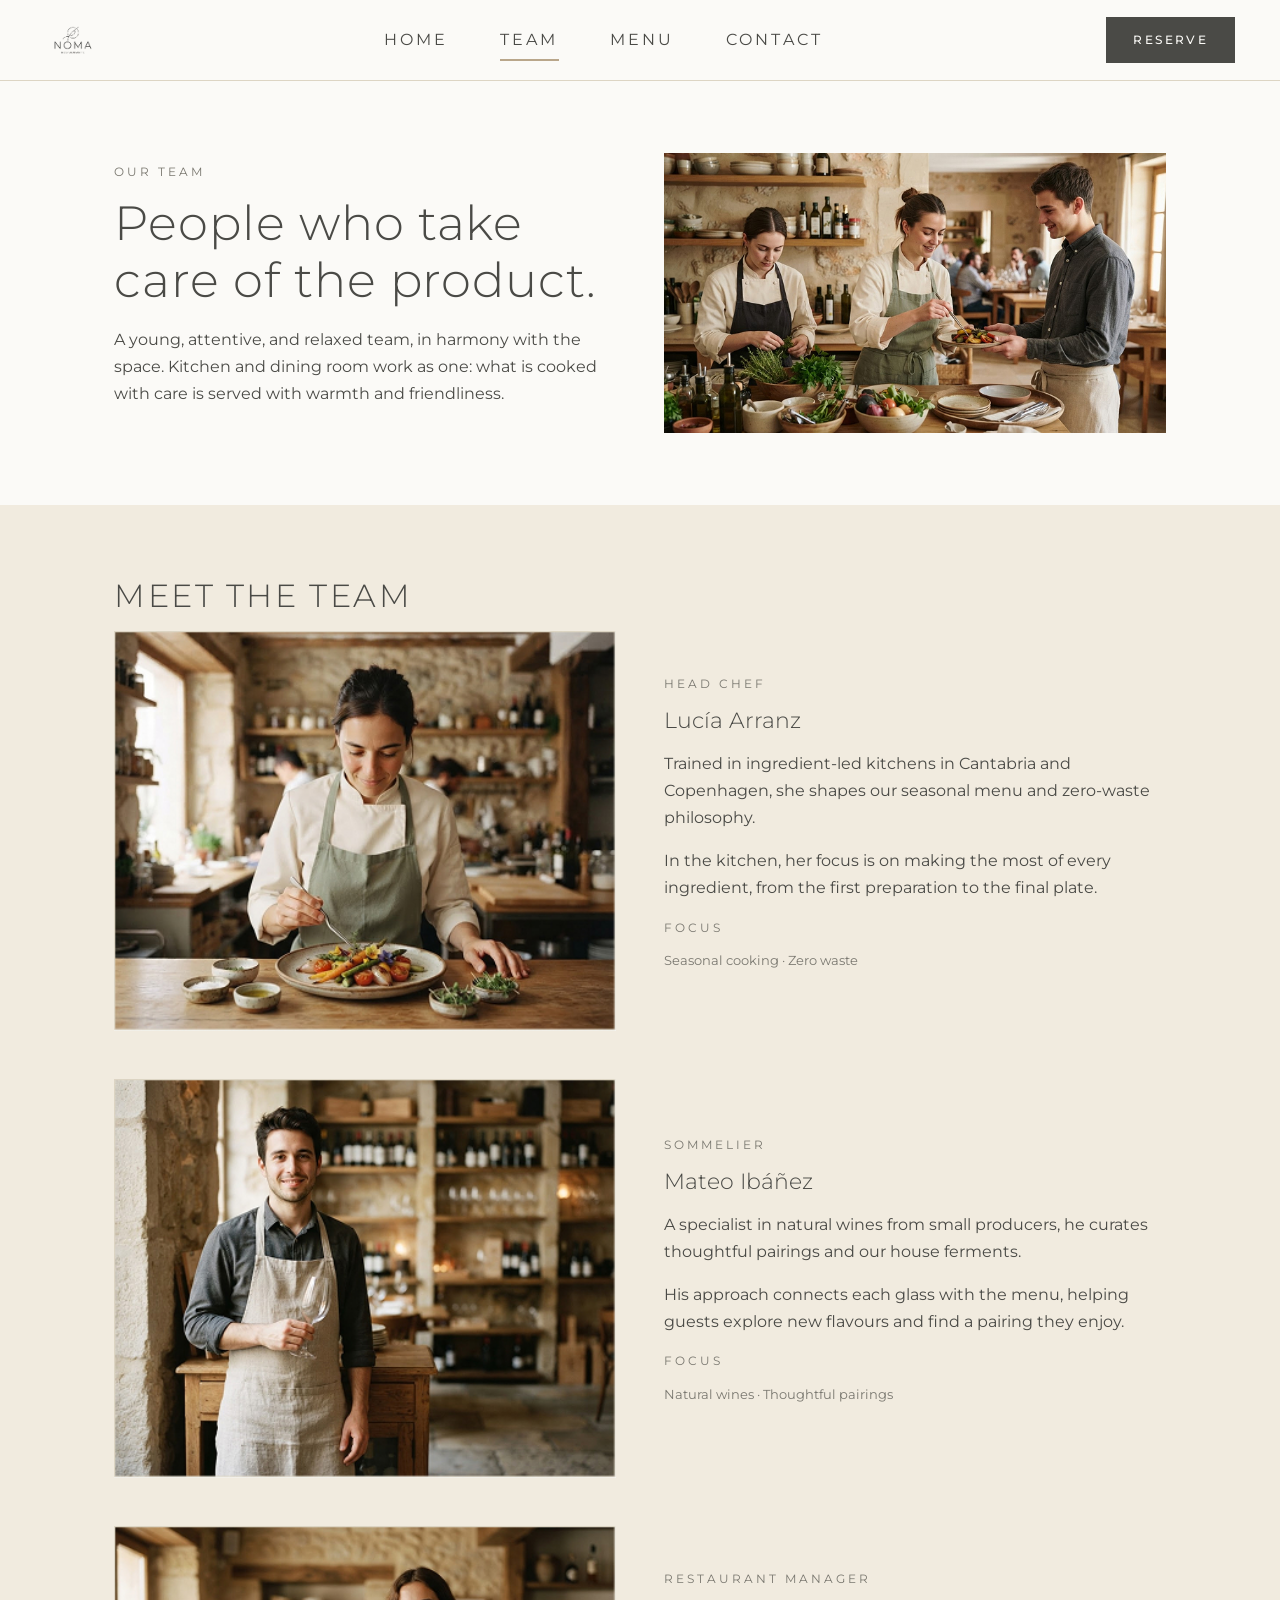
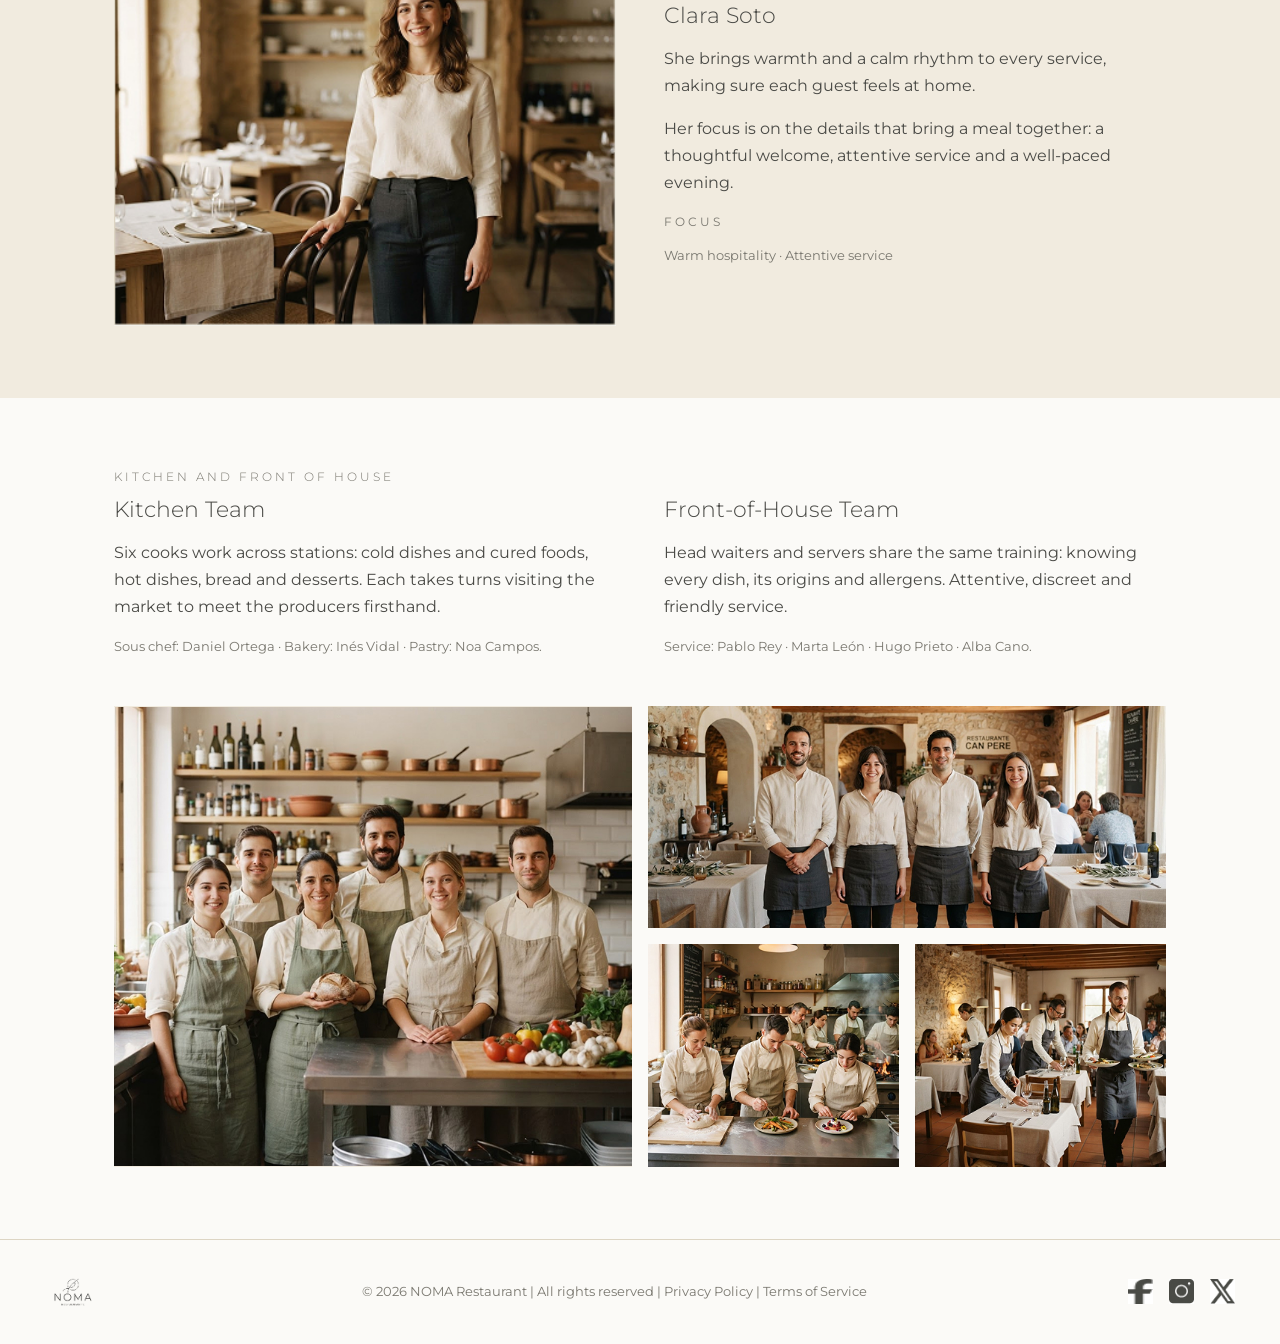
<file: team.html>
<!DOCTYPE html>
<html lang="en">
<head>
<meta charset="utf-8">
<meta name="viewport" content="width=device-width, initial-scale=1">
<title>Team | NOMA Restaurant</title>
<meta name="description" content="Meet the chefs, sommelier and service team behind NOMA.">
<link href="https://fonts.googleapis.com/css2?family=Montserrat:wght@300;400;500;600&display=swap" rel="stylesheet">
<link rel="stylesheet" href="styles/style.css">
<link rel="stylesheet" href="styles/team.css">
</head>
<body>
<header class="header">
  <div class="container">
    <a class="logo" href="index.html"><img src="img/logo-sin-fondo.jpg" alt="NOMA Restaurante, home"></a>
    <nav class="primary-nav" id="primary-navigation" aria-label="Primary">
      <ul class="primary-nav__list">
        <li><a href="index.html" class="nav-link" data-replace="Home"><span>Home</span></a></li>
        <li><a href="team.html" class="nav-link" data-replace="Team" aria-current="page"><span>Team</span></a></li>
        <li><a href="menu.html" class="nav-link" data-replace="Menu"><span>Menu</span></a></li>
        <li><a href="contact.html" class="nav-link" data-replace="Contact"><span>Contact</span></a></li>
      </ul>
      <p class="primary-nav__meta">Cuisine of origin · Madrid</p>
    </nav>
    <a class="btn" href="contact.html#reserve">Reserve</a>
    <!-- Menú hamburguesa sin JavaScript (mismo sistema que el ejercicio de diseño web):
         "#primary-navigation" es el estado abierto (:target) y "#cerrar" no existe
         en la página, así que cambia el :target sin hacer scroll. -->
    <a class="burger burger-open" href="#primary-navigation" aria-label="Open menu" aria-controls="primary-navigation"></a>
    <a class="burger burger-close" href="#cerrar" aria-label="Close menu"></a>
    <a class="menu-backdrop" href="#cerrar" aria-hidden="true"></a>
  </div>
</header>
<main id="main-content">
<section class="section">
  <div class="container cols">
    <div>
      <span class="eyebrow">Our team</span>
      <h1>People who take care of the product.</h1>
      <p>A young, attentive, and relaxed team, in harmony with the space. Kitchen and dining room work as one: what is cooked with care is served with warmth and friendliness.</p>
    </div>
    <img src="img/img1_menu.jpg" alt="Two cooks and a waiter preparing a dish together in the kitchen">
  </div>
</section>

<section class="section band">
  <div class="container">
    <h2>Meet the team</h2>
    <article class="member cols">
      <img src="img/chef_menu.jpg" alt="Lucía Arranz, head chef, plating a dish">
      <div>
        <span class="eyebrow">Head chef</span>
        <h3>Lucía Arranz</h3>
        <p>Trained in ingredient-led kitchens in Cantabria and Copenhagen, she shapes our seasonal menu and zero-waste philosophy.</p>
        <p>In the kitchen, her focus is on making the most of every ingredient, from the first preparation to the final plate.</p>
        <p class="small"><span class="eyebrow">Focus</span>Seasonal cooking · Zero waste</p>
      </div>
    </article>
    <article class="member cols">
      <img src="img/somelier_menu.jpg" alt="Mateo Ibáñez, sommelier, holding a glass in front of the wine shelves">
      <div>
        <span class="eyebrow">Sommelier</span>
        <h3>Mateo Ibáñez</h3>
        <p>A specialist in natural wines from small producers, he curates thoughtful pairings and our house ferments.</p>
        <p>His approach connects each glass with the menu, helping guests explore new flavours and find a pairing they enjoy.</p>
        <p class="small"><span class="eyebrow">Focus</span>Natural wines · Thoughtful pairings</p>
      </div>
    </article>
    <article class="member cols">
      <img src="img/jefaSala_menu.jpg" alt="Clara Soto, restaurant manager, standing in the dining room">
      <div>
        <span class="eyebrow">Restaurant manager</span>
        <h3>Clara Soto</h3>
        <p>She brings warmth and a calm rhythm to every service, making sure each guest feels at home.</p>
        <p>Her focus is on the details that bring a meal together: a thoughtful welcome, attentive service and a well-paced evening.</p>
        <p class="small"><span class="eyebrow">Focus</span>Warm hospitality · Attentive service</p>
      </div>
    </article>
  </div>
</section>

<section class="section">
  <div class="container">
    <h2 class="eyebrow">Kitchen and front of house</h2>
    <div class="cols top">
      <div>
        <h3>Kitchen Team</h3>
        <p>Six cooks work across stations: cold dishes and cured foods, hot dishes, bread and desserts. Each takes turns visiting the market to meet the producers firsthand.</p>
        <p class="small">Sous chef: Daniel Ortega · Bakery: Inés Vidal · Pastry: Noa Campos.</p>
      </div>
      <div>
        <h3>Front-of-House Team</h3>
        <p>Head waiters and servers share the same training: knowing every dish, its origins and allergens. Attentive, discreet and friendly service.</p>
        <p class="small">Service: Pablo Rey · Marta León · Hugo Prieto · Alba Cano.</p>
      </div>
    </div>
    <div class="gallery team">
      <figure class="wide"><img src="img/equipo1_team.jpg" alt="The full kitchen staff smiling behind the counter with fresh vegetables"><figcaption>The kitchen team</figcaption></figure>
      <figure class="span2"><img src="img/equipo2_team.jpg" alt="Front-of-house team standing in the dining room"><figcaption>Front of house</figcaption></figure>
      <figure><img src="img/equipo3_team.jpg" alt="Cooks working at a preparation station"><figcaption>At the station</figcaption></figure>
      <figure><img src="img/equipo4_team.jpg" alt="Waiters serving guests during dinner"><figcaption>Serving dinner</figcaption></figure>
    </div>
  </div>
</section>
</main>
<footer class="footer">
  <div class="container">
    <a class="logo" href="index.html"><img src="img/logo-sin-fondo.jpg" alt="NOMA Restaurante, home"></a>
    <p>&copy; 2026 NOMA Restaurant | All rights reserved | <a href="#">Privacy Policy</a> | <a href="#">Terms of Service</a></p>
    <ul>
      <li><a href="#"><img src="img/img_facebook.jpg" alt="Facebook"></a></li>
      <li><a href="#"><img src="img/img_instragram.jpg" alt="Instagram"></a></li>
      <li><a href="#"><img src="img/img_x.jpg" alt="X"></a></li>
    </ul>
  </div>
</footer>
</body>
</html>
</file>
<file: styles/style.css>
/*
  Definición de colores, tamaños y estilos que comparten todas las páginas
*/

:root {
  --bg: #fbfaf7;
  --surface: #f1ebdf;
  --text: #4a4a46;
  --soft: #7a7870;
  --line: #ddd5c4;
  --accent: #b9a68a;
  --accent-dark: #8f7b5c;

  --pad: clamp(1rem, 4vw, 1.5rem);       /* relleno latera l*/
  --gap: clamp(1.5rem, 5vw, 3rem);       /* separación entre columnas principales*/
  --gap-s: clamp(0.75rem, 2vw, 1.25rem); /* separación pequeña para cards, awards*/
  --section-y: clamp(3rem, 8vw, 4.5rem); /* padding vertical de cada sección */
  --logo-h: clamp(2.75rem, 6vw, 3.5rem); /* altura del logo en cabecera*/
  --header-h: calc(var(--logo-h) + 24px); /* altura total de la cabecera logo + 24 px fijos de padding vertical */
}

* {
  box-sizing: border-box;
  margin: 0;
  padding: 0;
}

html {
  scroll-behavior: smooth;
  scroll-padding-top: var(--header-h);
  text-size-adjust: 100%;
}

body {
  margin: 0;
  overflow-x: clip;
  font-family: "Montserrat", sans-serif;
  font-size: clamp(0.95rem, 0.9rem + 0.25vw, 1rem);
  line-height: 1.7;
  color: var(--text);
  background: var(--bg);
}

img {
  display: block;
  max-width: 100%;
}

a {
  color: inherit;
}

ul,
ol {
  margin: 0;
  padding: 0;
  list-style: none;
}

p {
  margin: 0 0 1rem;
}

h1,
h2,
h3 {
  font-weight: 300;
  line-height: 1.2;
  margin: 0 0 1rem;
}

h1 {
  font-size: clamp(2rem, 1.4rem + 3vw, 3rem);
  letter-spacing: 0.02em;
}

h2 {
  font-size: clamp(1.5rem, 1.2rem + 1.5vw, 2rem);
  text-transform: uppercase;
  letter-spacing: 0.08em;
}

h3 {
  font-size: clamp(1.15rem, 1rem + 0.8vw, 1.4rem);
}

/*
  en .container centrar el contenido y limitar su anchura máxima.
  en .section aplicar el mismo espacio vertical a las secciones de todas las páginas.
*/
.container {
  max-width: 1100px;
  margin: 0 auto;
  padding: 0 var(--pad);
}

.section {
  padding: var(--section-y) 0;
}

.band {
  background: var(--surface);
}

.center {
  text-align: center;
}

.btn-wrap {
  margin-top: clamp(1.25rem, 4vw, 2rem); /*espacio sobre el botón CTA*/
  text-align: center;
}

/* Texto auxiliar */
.eyebrow {
  display: block;
  margin-bottom: 0.75rem;
  font-size: 0.75rem;
  letter-spacing: 0.25em;
  text-transform: uppercase;
  color: var(--soft);
}

.lead {
  font-size: clamp(1.05rem, 1rem + 0.4vw, 1.2rem);
}

.small {
  font-size: 0.8rem;
  color: var(--soft);
}

/*BOTONES*/
.btn {
  position: relative;
  isolation: isolate; /*controla qué quede delante y detrás*/
  overflow: hidden;
  display: inline-block;
  padding: clamp(0.625rem, 1.5vw, 0.75rem) clamp(1.125rem, 3vw, 1.625rem);
  background: var(--text);
  color: var(--bg);
  border: 1px solid var(--text);
  font-family: inherit;
  font-size: 0.75rem;
  font-weight: 500;
  letter-spacing: 0.2em;
  text-transform: uppercase;
  text-decoration: none;
  cursor: pointer;
  transition: color 0.3s ease, border-color 0.3s ease;
}

/*::before crea una capa decorativa
  La capa empieza desplazada hacia abajo translateY(101%) al pasar
  el ratón sube hasta cubrir el botón.*/
.btn::before {
  content: "";
  position: absolute;
  inset: 0;
  z-index: -1;
  background: var(--accent);
  transform: translateY(101%);
  transition: transform 0.3s ease-in-out;
}

.btn:hover {
  color: var(--text);
  border-color: var(--accent);
}

.btn:hover::before {
  transform: translateY(0);
}

.btn-outline {
  background: transparent;
  color: var(--text);
}

.btn-outline::before {
  background: var(--text);
}

.btn-outline:hover {
  color: var(--bg);
  border-color: var(--text);
}

.btn-row {
  display: flex;
  flex-wrap: wrap;
  gap: 16px;
  margin-top: 24px;
}

/* Cabecera */
.header {
  position: sticky;
  top: 0;
  z-index: 10;
  background: var(--bg);
  border-bottom: 1px solid var(--line);
}

.header .container {
  max-width: none; /* ocupa todo el ancho del header */
  display: flex;
  align-items: center;
  justify-content: space-between;
  gap: var(--gap-s);
  padding-top: 12px;
  padding-bottom: 12px;
  padding-inline: clamp(1.25rem, 3.5vw, 3rem); /* separación pareja desde los extremos */
}

/* el nav ocupa todo el espacio disponible entre logo y botón */
.header .primary-nav {
  flex: 1;
  display: flex;
  justify-content: center;
}

.logo img {
  height: var(--logo-h);
  width: auto;
}

/* logo y botón encima del panel*/
.header .logo,
.header .btn {
  position: relative;
  z-index: 9;
}

/*NAVEGACIÓN PRINCIPAL*/
.primary-nav__list {
  display: flex;
  gap: clamp(1.5rem, 4vw, 3.5rem); /* mayor separación para ensanchar el nav */
}

.primary-nav__list li {
  position: relative;
}

.nav-link {
  position: relative;
  display: block;
  overflow: hidden;
  /* necesario para la animación de cambio de texto */
  padding-block: 0.4rem 0.5rem;
  font-size: clamp(0.85rem, 0.78rem + 0.3vw, 1rem); /* tamaño de texto más visible y grande */
  letter-spacing: 0.2em;
  text-transform: uppercase;
  text-decoration: none;
  white-space: nowrap;
}

.nav-link span {
  display: inline-block;
  transition: transform 0.4s ease-in-out;
}

/* subrayado que crece desde la izquierda */
.nav-link::before {
  content: "";
  position: absolute;
  right: 0;
  bottom: 0;
  left: 0;
  height: 2px;
  background: var(--accent);
  transform: scaleX(0);
  transform-origin: right center;
  transition: transform 0.3s ease-in-out;
}

/* texto color acento esperando fuera a la derecha*/
.nav-link::after {
  content: attr(data-replace);
  position: absolute;
  top: 0;
  left: 0;
  width: 100%;
  height: 100%;
  display: flex;
  align-items: center;
  padding-block: 0.4rem 0.5rem;
  color: var(--accent-dark);
  transform: translateX(200%);
  transition: transform 0.4s ease-in-out;
}

.nav-link:hover::before {
  transform: scaleX(1);
  transform-origin: left center;
}

.nav-link:hover::after {
  transform: translateX(0);
}

.nav-link:hover span {
  transform: translateX(-200%);
}

/*página activa muestra la línea permanente*/
.nav-link[aria-current]::before {
  transform: scaleX(1);        /* desplegado por completo sin esperar hover */
  transform-origin: left center;
}

/* evitar que el texto animado aparezca al hacer hover en página activa */
.nav-link[aria-current]:hover::after {
  transform: translateX(200%); /* mantener fuera de vista */
}

.nav-link[aria-current]:hover span {
  transform: none;
}

.primary-nav__meta {
  display: none;
}

/* ---------- MENU HAMBURGUESA ---------- */
.burger,
.menu-backdrop {
  display: none;
}

.cols {
  display: grid;
  grid-template-columns: 1fr 1fr;
  gap: var(--gap);
  align-items: center;
}

.cols.top {
  align-items: start;
}

.cols img {
  width: 100%;
  height: auto;
}

.cards {
  display: grid;
  grid-template-columns: repeat(3, 1fr);
  gap: var(--gap-s);
}

/* Tarjetas */
.card {
  border: 1px solid var(--line);
}

.card img {
  width: 100%;
  height: auto;
}

.card-body {
  padding: clamp(1rem, 2vw, 1.25rem);
}

.card h3 {
  margin: 0.25rem 0 0.5rem;
  font-size: clamp(1.1rem, 1rem + 0.5vw, 1.2rem);
}

.card p {
  margin: 0;
  font-size: 0.9rem;
  color: var(--soft);
}

/* Listas con línea separadora */
.list li {
  padding: 12px 0;
  border-bottom: 1px solid var(--line);
}

.list strong {
  display: block;
  font-weight: 500;
}

.list span {
  font-size: 0.9rem;
  color: var(--soft);
}

/*-------- GALERÍA --------*/
.gallery {
  display: grid;
  grid-template-columns: repeat(3, 1fr);
  gap: clamp(0.5rem, 1.6vw, 1rem);
  margin-top: clamp(1.25rem, 4vw, 2rem);
  
}

.gallery figure {
  position: relative;
  display: flex;
  align-items: center;
  justify-content: center;
  margin: 0;
  overflow: hidden;
  background: var(--surface);
}

.gallery img {
  width: 100%;
  height: 100%;
  object-fit: contain;
}

/* pie de foto*/
.gallery figcaption {
  position: absolute;
  right: 0;
  bottom: 0;
  left: 0;
  padding: 0.8rem 1rem;
  background: rgba(74, 74, 70, 0.82);
  color: #fff;
  font-size: 0.75rem;
  letter-spacing: 0.2em;
  text-transform: uppercase;

  /*Transición para que aparezca al pasar el ratón el pie de foto*/
  transform: translateY(101%);
  transition: transform 0.4s ease-in-out;
}

.gallery figure:hover figcaption {
  transform: translateY(0);
}

.gallery .tall {
  grid-row: span 2;
}

/*--------- PIE DE PÁGINA ---------*/
.footer {
  border-top: 1px solid var(--line);
  background: var(--bg);

  .container {
    max-width: none; /* ocupa todo el ancho del footer */
    display: flex;
    flex-wrap: wrap;
    align-items: center;
    justify-content: space-between;
    gap: var(--gap-s);
    padding-top: 24px;
    padding-bottom: 24px;
    padding-inline: clamp(1.25rem, 3.5vw, 3rem); /* misma separación exacta que el header */
  }

  .logo img {
    height: var(--logo-h); /* misma altura que el logo del header */
  }

  p {
    margin: 0;
    font-size: 0.8rem;
    color: var(--soft);
  }

  a {
    text-decoration: none;
  }

  ul {
    display: flex;
    gap: 16px;

    img {
      width: 25px;
      height: 25px;
    }
  }
}

/*------- DISEÑO RESPONSIVE --------*/

/* ---------- TABLET ---------- */
@media (max-width: 1024px) {
  .cards {
    grid-template-columns: repeat(2, 1fr);
  }

  /* tarjeta sola ocupa todo el ancho */
  .cards> :last-child:nth-child(odd) {
    grid-column: 1 / -1;
  }
}

/* ---------- MENU HAMBURGUESA ---------- */
@media (max-width: 768px) {
  .header .container {
    flex-wrap: nowrap;
  }

  .header .btn {
    margin-left: auto;
  }

  /* El nav pasa a un panel bajo cabecera cerrado por defecto */
  .primary-nav {
    position: fixed;
    /* no se mueve al hacer scroll */
    top: var(--header-h);
    left: 0;
    right: 0;
    z-index: 2;
    display: flex;
    flex-direction: column;
    background: var(--bg);
    border-top: 1px solid var(--line);
    border-bottom: 1px solid var(--line);

    /* animación de abrir y cerrar */
    visibility: hidden;
    opacity: 0;
    transform: translateY(-10px);
    transition: opacity 0.25s, transform 0.25s, visibility 0.25s;
  }

  /* menú abierto */
  .primary-nav:target {
    visibility: visible;
    opacity: 1;
    transform: none;
  }

  .primary-nav__list {
    flex-direction: column;
    gap: 0;
  }

  .primary-nav__list li {
    border-bottom: 1px solid var(--line);
  }

  .primary-nav__list li:last-child {
    border-bottom: 0;
  }

  .nav-link {
    overflow: visible;
    padding: 1rem var(--pad);
    font-size: 0.85rem;
    transition: color 0.3s ease;
  }

  .nav-link::before,
  .nav-link::after,
  .nav-line {
    display: none;
  }

  .nav-link span,
  .nav-link:hover span {
    transform: none;
  }

  .nav-link:hover,
  .nav-link[aria-current] {
    color: var(--accent-dark);
  }

  /* Botón hamburguesa */
  .burger {
    position: relative;
    flex: 0 0 44px;
    width: 44px;
    height: 44px;
  }

  /* líneas del menu burguer*/
  .burger-open {
    display: block;
    background:
      linear-gradient(var(--text), var(--text)) center 32% / 26px 2px no-repeat,
      linear-gradient(var(--text), var(--text)) center 50% / 26px 2px no-repeat,
      linear-gradient(var(--text), var(--text)) center 68% / 26px 2px no-repeat;
  }

  /* cruzaremos las líneas para formar la X */
  .burger-close::before,
  .burger-close::after {
    content: "";
    position: absolute;
    left: 9px;
    right: 9px;
    top: 50%;
    height: 2px;
    margin-top: -1px;
    background: var(--text);
    border-radius: 99px;
  }

  .burger-close::before {
    transform: rotate(45deg);
  }

  .burger-close::after {
    transform: rotate(-45deg);
  }

  /* fondo semitransparente cuando el menú está abierto */
  .menu-backdrop {
    position: fixed;
    top: var(--header-h);
    left: 0;
    right: 0;
    bottom: 0;
    z-index: 1;
    background: rgba(74, 74, 70, 0.55);
  }

  /* aparecer y desaparecer al abrir*/
  .primary-nav:target~.burger-open {
    display: none;
  }

  .primary-nav:target~.burger-close {
    display: block;
  }

  .primary-nav:target~.menu-backdrop {
    display: block;
  }
}


/* ---------- MÓVIL ---------- */
@media (max-width: 640px) {

  .cols,
  .cards {
    grid-template-columns: 1fr;
  }

  .cards> :last-child:nth-child(odd) {
    grid-column: auto;
  }

  .gallery {
    grid-template-columns: repeat(2, 1fr);
  }

  .footer .container {
    flex-direction: column;
    text-align: center;
  }
}
</file>
<file: styles/home.css>
.stats {
  display: grid;
  grid-template-columns: repeat(4, 1fr);
  gap: var(--gap-s);
  text-align: center;
}
.stats strong {
  display: block;
  font-size: clamp(2.25rem, 1.5rem + 3vw, 3rem);
  font-weight: 300;
  line-height: 1.1;
  color: var(--accent);
}
.stats .label {
  display: block;
  font-size: 0.8rem;
  letter-spacing: 0.2em;
  text-transform: uppercase;
}
.stats p {
  margin: 4px 0 0;
  font-size: 0.8rem;
  color: var(--soft);
}

.award {
  display: flex;
  justify-content: space-between;
  align-items: center;
  gap: var(--gap-s);
  padding: clamp(1rem, 2vw, 1.25rem);
  border: 1px solid var(--line);
}
.award h3 {
  margin: 0 0 4px;
  font-size: 1rem;
  font-weight: 500;
}
.award p {
  margin: 0;
  font-size: 0.8rem;
  color: var(--soft);
}
.award .star {
  font-size: 1.6rem;
  color: var(--accent);
}

/* Tablet */
@media (max-width: 1024px) {
  .stats {
    grid-template-columns: repeat(2, 1fr);
    row-gap: 32px;
  }
}

/* ---------- CARRUSEL ---------- */
.carousel {
  display: flex;
  flex-direction: column;
  align-items: center;
  gap: 1.5rem;
  margin-top: clamp(1.25rem, 4vw, 2rem); /* espacio sobre el carrusel: de 20 px a 32 px */

  /* ocultar botones reales */
  input {
    display: none;
  }

  /* flechas (todas ocultas de partida; se muestran según el estado) */
  .arrow {
    position: absolute;
    top: 50%;
    z-index: 3;
    display: none;
    width: 44px;
    height: 44px;
    border-radius: 50%;
    background: var(--text);
    color: var(--bg);
    font-size: 1.1rem;
    line-height: 44px;
    text-align: center;
    cursor: pointer;
    user-select: none; /* evita seleccionar el texto de la flecha */
    transform: translateY(-50%);
    transition: transform 0.3s ease, background 0.3s ease, color 0.3s ease;
  }

  /* crecer flecha al pasar el ratón */
  .arrow:hover {
    background: var(--accent);
    color: var(--text);
    transform: translateY(-50%) scale(1.1);
  }

  .prev { left: 0.75rem; }
  .next { right: 0.75rem; }

  /* puntos del carrusel */
  .carousel__dots {
    display: flex;
    gap: 14px;

    label {
      width: 12px;
      height: 12px;
      border-radius: 50%;
      background: var(--line);
      cursor: pointer;
      transition: background 0.3s ease, transform 0.3s ease;
    }

    label[for="s3"] {
      display: none; /* en escritorio 2 posiciones en movil 3*/
    }
  }
}

.carousel__stage {
  position: relative; /* referencia de las flechas */
  width: 100%;
}

/* ventana que recorta la cinta */
.carousel__viewport {
  width: 100%;
  overflow: hidden;
}

/* cinta con las 3 experiencias: en escritorio caben 2 (3 / 2 = 150%) */
.carousel__track {
  display: flex;
  width: 150%;
  transition: transform 0.5s ease;
}

.carousel__slide {
  width: 33.3333%; /* cada tarjeta es 1/3 de la cinta */
  padding: 0 12px; /* separación de 24px entre tarjetas */
}

/* Card de experiencia: foto completa y texto que se despliega al pasar el ratón */
.experience {
  position: relative;
  margin: 0;
  overflow: hidden;
  background: var(--surface);
}
.experience img {
  width: 100%;
  height: auto;
}
.experience figcaption {
  position: absolute;
  right: 0;
  bottom: 0;
  left: 0;
  padding: clamp(0.75rem, 2vw, 1rem); /* relleno del figcaption sobre la foto: de 12 px a 16 px */
  background: rgba(0, 0, 0, 0.55);
  color: #fff;
  font-size: 0.8rem;
}
.experience strong {
  display: block;
  font-size: 1rem;
  font-weight: 600;
  text-transform: uppercase;
  letter-spacing: 0.08em;
}
.experience figcaption p {
  max-height: 0;
  margin: 0;
  overflow: hidden;
  opacity: 0;
  transition: max-height 0.5s ease, opacity 0.5s ease, margin 0.5s ease;
}
.experience:hover figcaption p {
  max-height: 10rem;
  margin-top: 0.4rem;
  opacity: 1;
}
/* en pantallas táctiles no hay hover: el texto se muestra siempre */
@media (hover: none) {
  .experience figcaption p {
    max-height: none;
    margin-top: 0.4rem;
    opacity: 1;
  }
}

/* ------------ Controlar el Slider --------------- */
/* Cada posición desplaza la cinta un 33.3333% (1 tarjeta de 3) */
#s1:checked ~ .carousel__stage .carousel__track {
  transform: translateX(0);
}
#s2:checked ~ .carousel__stage .carousel__track,
#s3:checked ~ .carousel__stage .carousel__track {
  transform: translateX(-33.3333%);
}

/* Punto activo: cambia a color acento oscuro y crece un poco */
#s1:checked ~ .carousel__dots label[for="s1"],
#s2:checked ~ .carousel__dots label[for="s2"],
#s3:checked ~ .carousel__dots label[for="s3"] {
  background: var(--accent-dark);
  transform: scale(1.2);
}

/* Primera posición: solo flecha derecha; segunda: solo izquierda */
#s1:checked ~ .carousel__stage .n1,
#s2:checked ~ .carousel__stage .p2 {
  display: block;
}

/* Móvil: una card cada vez (3 / 1 = 300%), tres posiciones */
@media (max-width: 640px) {
  .carousel__track {
    width: 300%;
  }
  #s3:checked ~ .carousel__stage .carousel__track {
    transform: translateX(-66.6666%);
  }
  #s2:checked ~ .carousel__stage .n2,
  #s3:checked ~ .carousel__stage .p3 {
    display: block;
  }
  .carousel .carousel__dots label[for="s3"] {
    display: block;
  }
}
</file>
<file: styles/contact.css>
.form { 
  display: grid; 
  grid-template-columns: 1fr 1fr; 
  gap: var(--gap-s); 
}
.form .full { 
  grid-column: 1 / -1; 
}
.form label { 
  display: block; 
  margin-bottom: 6px; 
  font-size: .75rem; 
  letter-spacing: .2em; 
  text-transform: uppercase; 
}
.form input, .form select, .form textarea {
  display: block;
  width: 100%;
  padding: 12px;
  font-family: inherit;
  font-size: 1rem;
  color: var(--text);
  background: var(--bg);
  border: 1px solid var(--accent);
  border-radius: 0;
}
.form textarea { 
  min-height: 100px; 
  resize: vertical; 
}
.form .btn { 
  grid-column: 1 / -1; 
  justify-self: center; 
}

address { 
  font-style: normal; 
}

details { 
  padding: 16px 0; 
  border-bottom: 1px solid var(--line); 
  interpolate-size: allow-keywords; /* permite animar la altura hasta auto */

  p { 
    margin: 12px 0 0; 
    color: var(--soft);
  }
}

/* transición suave al abrir y cerrar el contenido del details */
details::details-content {
  block-size: 0;
  overflow: hidden;
  opacity: 0;
  transition: block-size 0.35s ease, opacity 0.35s ease, content-visibility 0.35s allow-discrete;
}

details[open]::details-content {
  block-size: auto;
  opacity: 1;
}

summary { 
  display: flex;
  justify-content: space-between;
  align-items: center;
  gap: 16px;
  list-style: none; /* quita el triángulo por defecto */
  cursor: pointer; 
  font-size: .75rem; 
  letter-spacing: .2em; 
  text-transform: uppercase;
  transition: color 0.3s ease;
}

/*asegurar quitar el triángulo en ciertos navegadores*/
summary::-webkit-details-marker {
  display: none;
}

summary::after {
  content: "+";
  font-size: 1.3rem;
  font-weight: 450;
  line-height: 1;
  color: var(--accent);
  transition: transform 0.3s ease, color 0.3s ease;
}

summary:hover::after {
  color: var(--accent-dark);
  transform: scale(1.4);
}

/* al abrirse pasar a x */
details[open] summary::after {
  transform: rotate(45deg);
}

details[open] summary:hover::after {
  transform: rotate(45deg) scale(1.2);
}

@media (max-width: 640px) {
  .form { 
    grid-template-columns: 1fr; 
  }
}
</file>
<file: styles/menu.css>
.tasting {
  display: grid;
  grid-template-columns: 1fr 1fr;
  gap: var(--gap);
}
.tasting article {
  padding: clamp(1.25rem, 3vw, 2rem);
  background: var(--bg);
  border: 1px solid var(--accent);
}
.price {
  margin: 4px 0 16px;
  font-size: clamp(2.25rem, 1.5rem + 3vw, 3rem);
  font-weight: 300;
  line-height: 1.1;
  color: var(--accent);
}
.courses {
  margin-bottom: 16px;
  padding-left: 20px;
  list-style: decimal;
  font-size: 0.9rem;
}
.courses li::marker {
  color: var(--accent);
}

.chips {
  display: flex;
  flex-wrap: wrap;
  gap: 8px;
  margin: 12px 0;
}
.chips li {
  padding: 3px 14px;
  border: 1px solid var(--line);
  border-radius: 2rem;
  font-size: 0.8rem;
  color: var(--soft);
}

.cols img.portrait {
  width: min(100%, 350px);
  justify-self: center;
}

@media (max-width: 768px) {
  .tasting {
    grid-template-columns: 1fr;
  }
}
</file>
<file: styles/team.css>
.member + .member {
  margin-top: var(--gap);
}

.gallery.team {
  grid-template-columns: repeat(4, 1fr);
}
.gallery .wide {
  grid-column: span 2;
  grid-row: span 2;
}
.gallery .span2 {
  grid-column: span 2;
}

@media (max-width: 640px) {
  .gallery.team {
    grid-template-columns: repeat(2, 1fr);
  }
}
</file>
